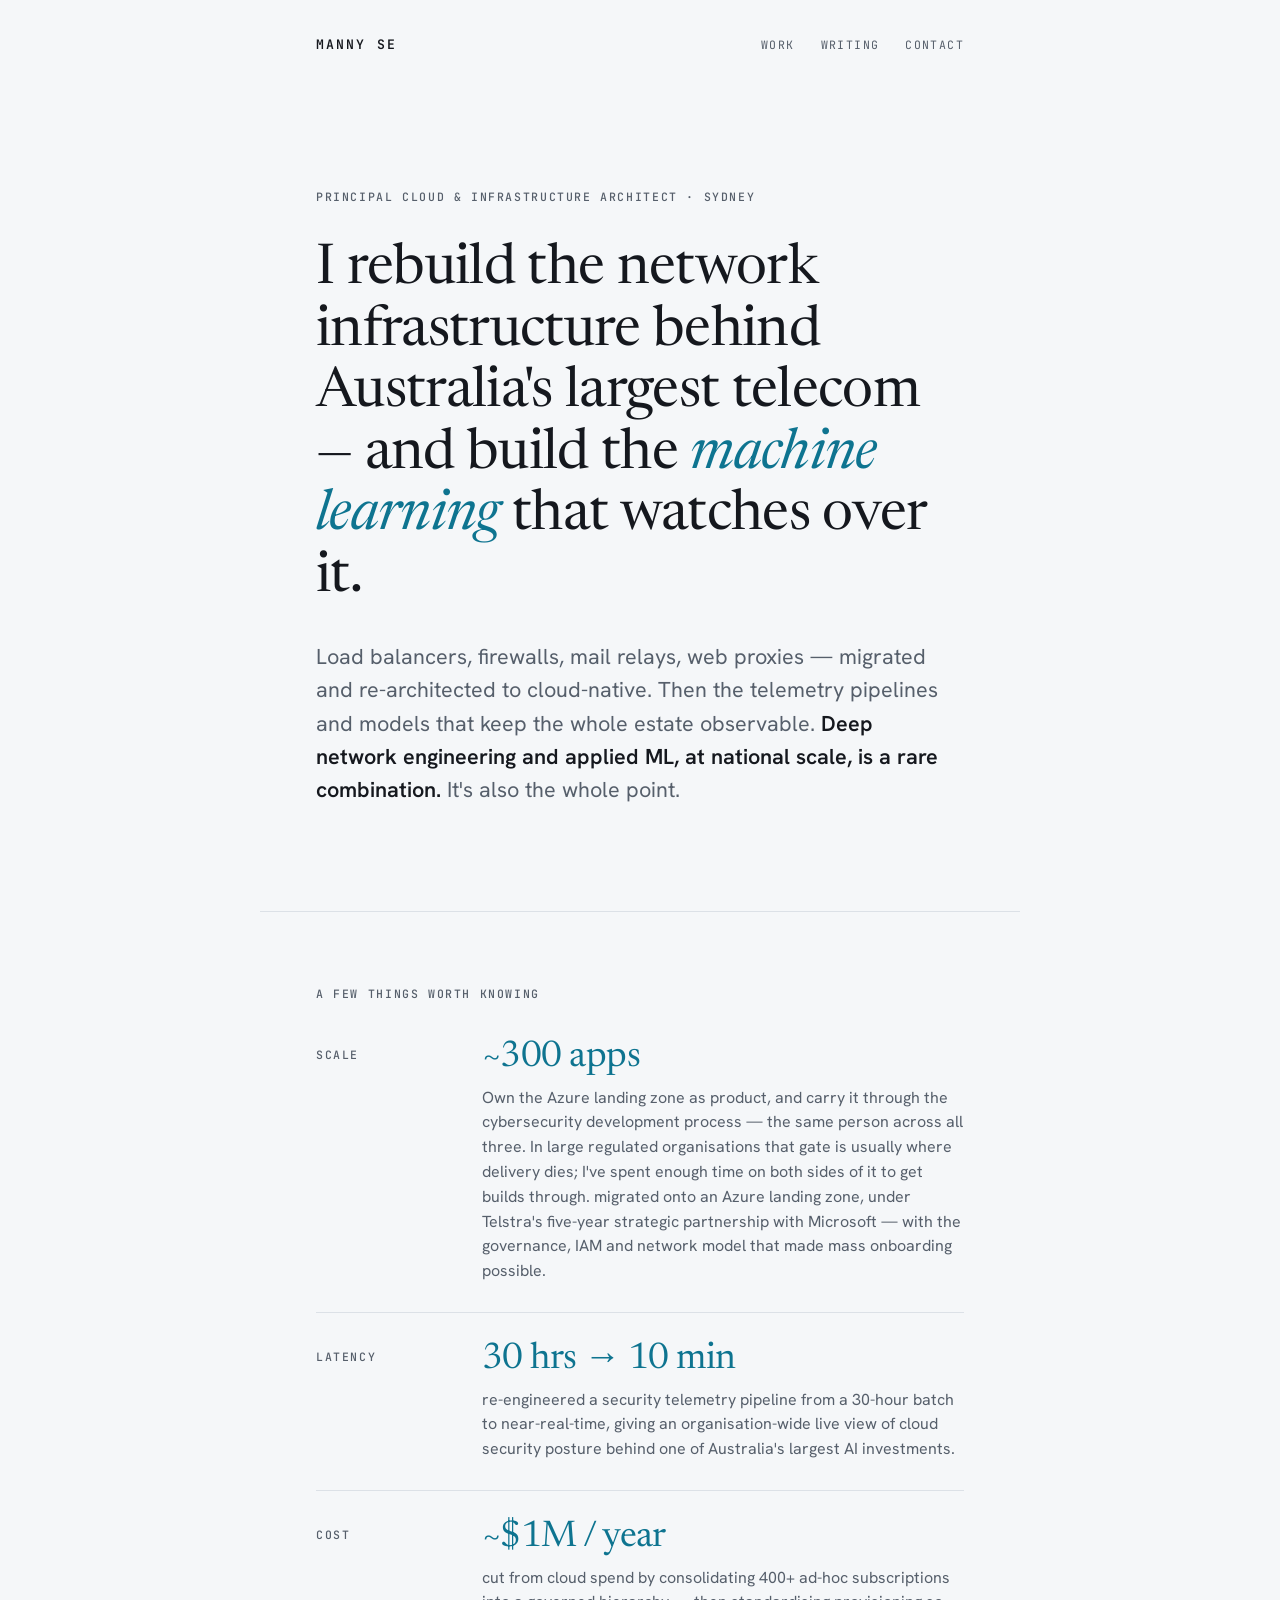
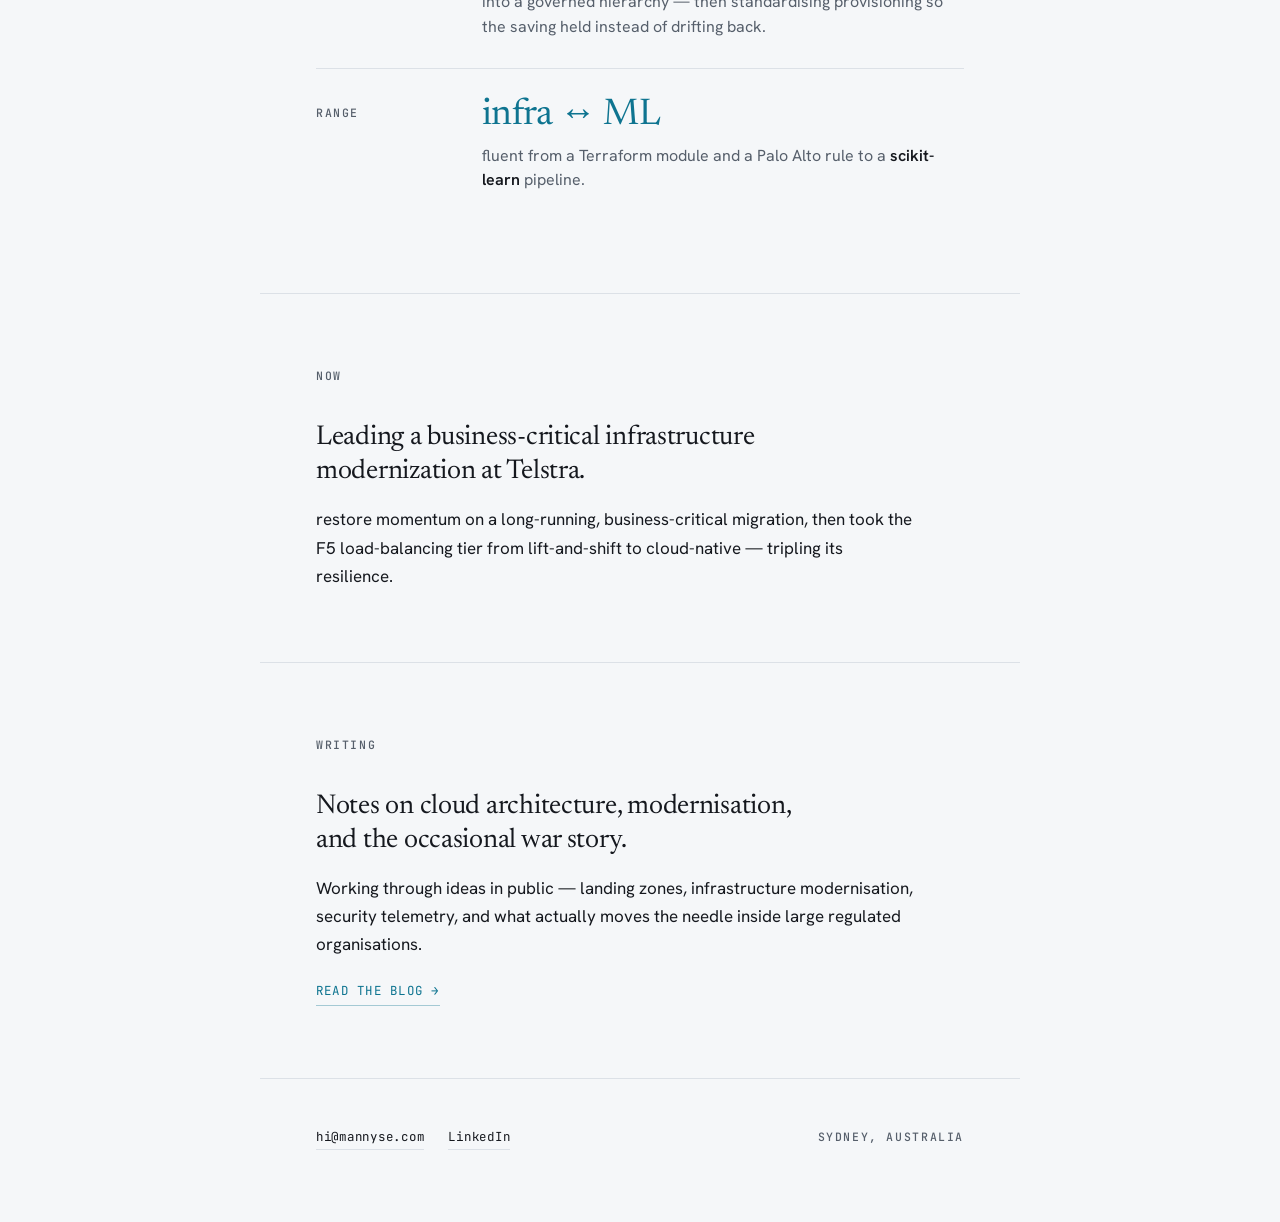
<file: index.html>
<!DOCTYPE html>
<html lang="en">
<head>
  <meta charset="utf-8" />
  <meta name="viewport" content="width=device-width, initial-scale=1" />
  <title>Manny Se — Principal Cloud &amp; Infrastructure Architect</title>
  <meta name="description" content="Principal Cloud &amp; Infrastructure Architect in Sydney. I modernise the network infrastructure of Australia's largest telecom and build the machine learning that observes it." />

  <!-- Open Graph / social preview -->
  <meta property="og:title" content="Manny Se — Principal Cloud &amp; Infrastructure Architect & Engineer" />
  <meta property="og:description" content="Deep network engineering and applied ML, at national scale." />
  <meta property="og:type" content="website" />

  <link rel="preconnect" href="https://fonts.googleapis.com" />
  <link rel="preconnect" href="https://fonts.gstatic.com" crossorigin />
  <link href="https://fonts.googleapis.com/css2?family=Newsreader:ital,opsz,wght@0,6..72,400;1,6..72,400&family=Hanken+Grotesk:wght@400;500;600&family=JetBrains+Mono:wght@500;600&display=swap" rel="stylesheet" />

  <link rel="icon" href="favicon.svg" type="image/svg+xml" />
  <link rel="stylesheet" href="styles.css" />
</head>
<body>

  <header class="wrap topbar">
    <a href="index.html" class="name">Manny&nbsp;Se</a>
    <nav>
      <a href="#what">Work</a>
      <a href="blog/index.html">Writing</a>
      <a href="#contact">Contact</a>
    </nav>
  </header>

  <main>
    <!-- HERO -->
    <section class="wrap hero">
      <span class="mono eyebrow reveal">Principal Cloud &amp; Infrastructure Architect · Sydney</span>
      <h1 class="reveal d1">I rebuild the network infrastructure behind Australia's largest telecom &mdash; and build the <em>machine learning</em> that watches over it.</h1>
      <p class="lead reveal d2">Load balancers, firewalls, mail relays, web proxies &mdash; migrated and re-architected to cloud-native. Then the telemetry pipelines and models that keep the whole estate observable. <strong>Deep network engineering and applied ML, at national scale, is a rare combination.</strong> It's also the whole point.</p>
    </section>

    <!-- WHAT'S RARE -->
    <section class="wrap section" id="what">
      <span class="mono eyebrow">A few things worth knowing</span>
      <div class="signals">
        <div class="signal">
          <span class="mono label">Scale</span>
          <span class="value">~300 apps</span>
          <span class="gloss">Own the Azure landing zone as product, and carry it through the cybersecurity development process — the same person across all three. In large regulated organisations that gate is usually where delivery dies; I've spent enough time on both sides of it to get builds through. migrated onto an Azure landing zone, under Telstra's five-year strategic partnership with Microsoft &mdash; with the governance, IAM and network model that made mass onboarding possible.</span>
        </div>
        <div class="signal">
          <span class="mono label">Latency</span>
          <span class="value">30&nbsp;hrs&nbsp;&rarr;&nbsp;10&nbsp;min</span>
          <span class="gloss">re-engineered a security telemetry pipeline from a 30-hour batch to near-real-time, giving an organisation-wide live view of cloud security posture behind one of Australia's largest AI investments.</span>
        </div>
        <div class="signal">
          <span class="mono label">Cost</span>
          <span class="value">~$1M / year</span>
          <span class="gloss">cut from cloud spend by consolidating 400+ ad-hoc subscriptions into a governed hierarchy &mdash; then standardising provisioning so the saving held instead of drifting back.</span>
        </div>
        <div class="signal">
          <span class="mono label">Range</span>
          <span class="value">infra &harr; ML</span>
          <span class="gloss">fluent from a Terraform module and a Palo Alto rule to a <strong>scikit-learn</strong> pipeline.</span>
        </div>
      </div>
    </section>

    <!-- NOW -->
    <section class="wrap section" id="now">
      <span class="mono eyebrow">Now</span>
      <h2>Leading a business-critical infrastructure modernization at Telstra.</h2>
      <p> restore momentum on a long-running, business-critical migration, then took the F5 load-balancing tier from lift-and-shift to cloud-native &mdash; tripling its resilience.</p>
    </section>

    <!-- WRITING -->
    <section class="wrap section" id="writing">
      <span class="mono eyebrow">Writing</span>
      <h2>Notes on cloud architecture, modernisation, and the occasional war story.</h2>
      <p>Working through ideas in public &mdash; landing zones, infrastructure modernisation, security telemetry, and what actually moves the needle inside large regulated organisations.</p>
      <a class="textlink" href="blog/index.html">Read the blog &rarr;</a>
    </section>
  </main>

  <footer class="wrap foot" id="contact">
    <div class="contacts">
      <a href="mailto:hi@mannyse.com">hi@mannyse.com</a>
      <a href="https://linkedin.com/in/mannyse" target="_blank" rel="noopener">LinkedIn</a>
    </div>
    <span class="mono colophon">Sydney, Australia</span>
  </footer>

</body>
</html>
</file>
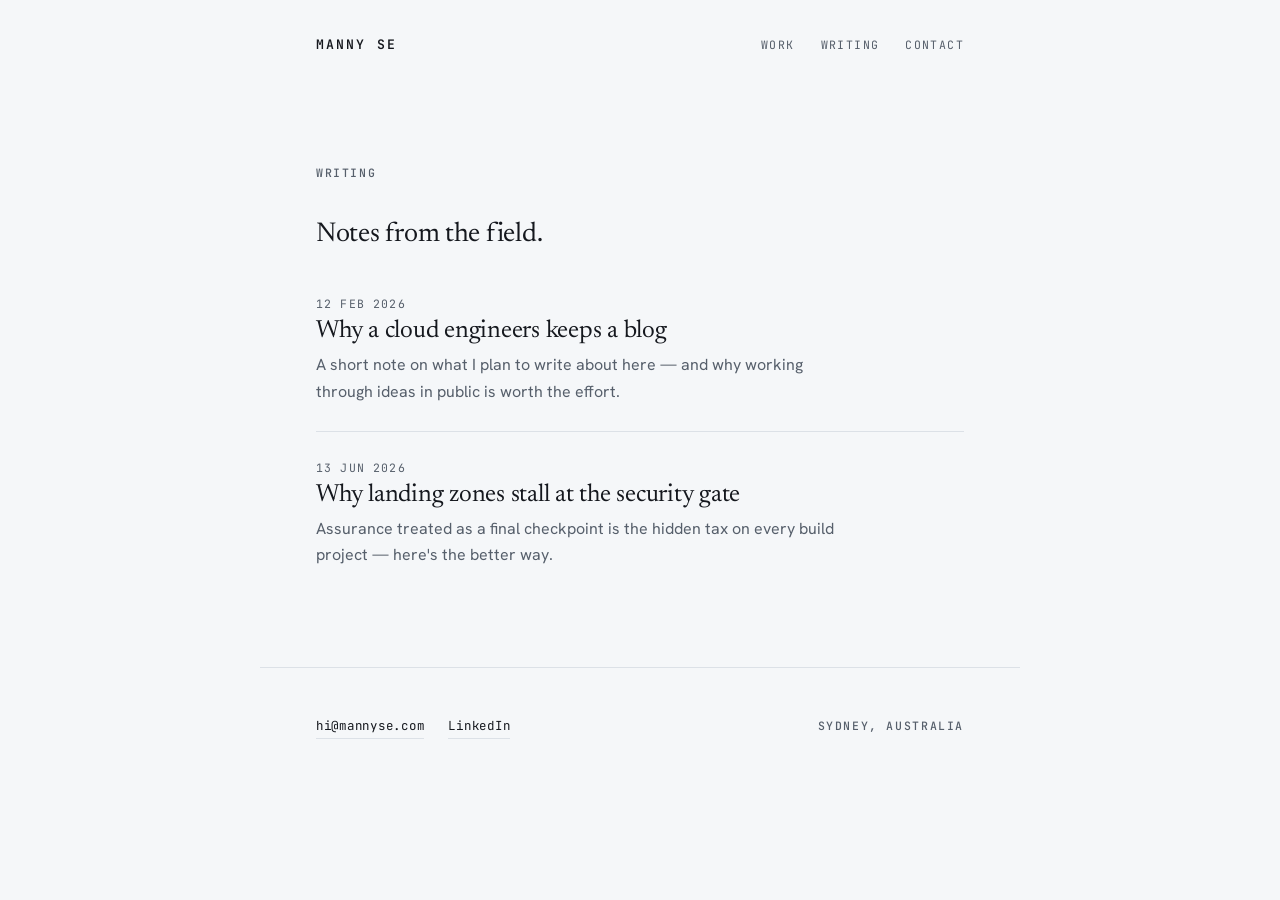
<file: blog/index.html>
<!DOCTYPE html>
<html lang="en">
<head>
  <meta charset="utf-8" />
  <meta name="viewport" content="width=device-width, initial-scale=1" />
  <title>Writing — Manny Se</title>
  <meta name="description" content="Notes on cloud architecture, infrastructure modernisation and security." />

  <link rel="preconnect" href="https://fonts.googleapis.com" />
  <link rel="preconnect" href="https://fonts.gstatic.com" crossorigin />
  <link href="https://fonts.googleapis.com/css2?family=Newsreader:ital,opsz,wght@0,6..72,400;1,6..72,400&family=Hanken+Grotesk:wght@400;500;600&family=JetBrains+Mono:wght@500;600&display=swap" rel="stylesheet" />

  <link rel="icon" href="../favicon.svg" type="image/svg+xml" />
  <link rel="stylesheet" href="../styles.css" />
</head>
<body>

  <header class="wrap topbar">
    <a href="../index.html" class="name">Manny&nbsp;Se</a>
    <nav>
      <a href="../index.html#what">Work</a>
      <a href="index.html">Writing</a>
      <a href="../index.html#contact">Contact</a>
    </nav>
  </header>

  <main>
    <section class="wrap section" style="border-top:0;">
      <span class="mono eyebrow">Writing</span>
      <h2>Notes from the field.</h2>

      <!-- ============================================================
           POST LIST
           Add each new post as a <li> at the TOP of this list.
           Copy the block, change the link, date, title and excerpt.
           ============================================================ -->
      <ul class="postlist">

        <li>
          <a href="hello-world.html">
            <span class="pdate">12 Feb 2026</span>
            <span class="ptitle">Why a cloud engineers keeps a blog</span>
            <span class="pexcerpt">A short note on what I plan to write about here — and why working through ideas in public is worth the effort.</span>
          </a>
        </li>
        <li>
          <a href="landing-zone-security-gate.html">
            <span class="pdate">13 Jun 2026</span>
            <span class="ptitle">Why landing zones stall at the security gate</span>
            <span class="pexcerpt">Assurance treated as a final checkpoint is the hidden tax on every build project — here's the better way.</span>
          </a>
        </li>
      </ul>
    </section>
  </main>

  <footer class="wrap foot">
    <div class="contacts">
      <a href="mailto:hi@mannyse.com">hi@mannyse.com</a>
      <a href="https://linkedin.com/in/mannyse" target="_blank" rel="noopener">LinkedIn</a>
    </div>
    <span class="mono colophon">Sydney, Australia</span>
  </footer>

</body>
</html>
</file>
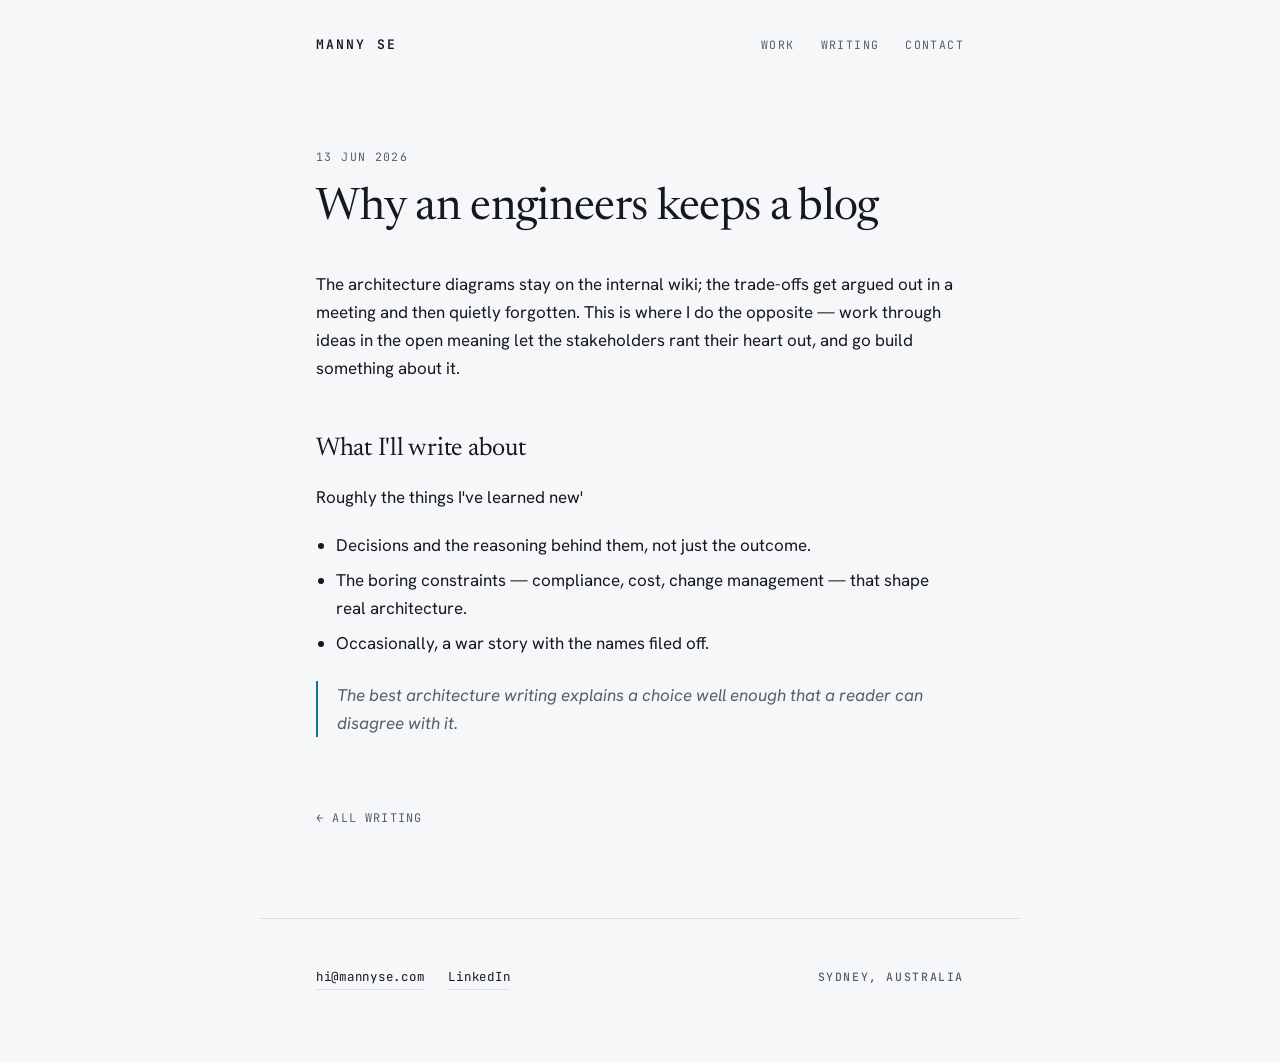
<file: blog/hello-world.html>
<!DOCTYPE html>
<html lang="en">
<head>
  <meta charset="utf-8" />
  <meta name="viewport" content="width=device-width, initial-scale=1" />
  <!-- EDIT: page title shown in the browser tab -->
  <title>Why a cloud architect keeps a blog — Manny Se</title>
  <!-- EDIT: one-line description for search engines / link previews -->
  <meta name="description" content="What I plan to write about here, and why working through ideas in public is worth the effort." />

  <link rel="preconnect" href="https://fonts.googleapis.com" />
  <link rel="preconnect" href="https://fonts.gstatic.com" crossorigin />
  <link href="https://fonts.googleapis.com/css2?family=Newsreader:ital,opsz,wght@0,6..72,400;1,6..72,400&family=Hanken+Grotesk:wght@400;500;600&family=JetBrains+Mono:wght@500;600&display=swap" rel="stylesheet" />

  <link rel="icon" href="../favicon.svg" type="image/svg+xml" />
  <link rel="stylesheet" href="../styles.css" />
</head>
<body>

  <header class="wrap topbar">
    <a href="../index.html" class="name">Manny&nbsp;Se</a>
    <nav>
      <a href="../index.html#what">Work</a>
      <a href="index.html">Writing</a>
      <a href="../index.html#contact">Contact</a>
    </nav>
  </header>

  <main>
    <!-- =========================================================
         ARTICLE  —  everything below is the post itself.
         Write in plain HTML: <p> for paragraphs, <h2> for
         sub-headings, <ul>/<li> for lists, <blockquote> for
         pull quotes, <pre><code> for code, <a href> for links.
         ========================================================= -->
    <article class="wrap post">
      <!-- EDIT: publish date -->
      <span class="pdate">13 Jun 2026</span>
      <!-- EDIT: post title -->
      <h1>Why an engineers keeps a blog</h1>

      <p>The architecture diagrams stay on the internal wiki; the trade-offs get argued out in a meeting and then quietly forgotten. This is where I do the opposite — work through ideas in the open meaning let the stakeholders rant their heart out, and go build something about it.</p>

      <h2>What I'll write about</h2>
      <p>Roughly the things I've learned new'</p>

      <ul>
        <li>Decisions and the reasoning behind them, not just the outcome.</li>
        <li>The boring constraints — compliance, cost, change management — that shape real architecture.</li>
        <li>Occasionally, a war story with the names filed off.</li>
      </ul>

      <blockquote>The best architecture writing explains a choice well enough that a reader can disagree with it.</blockquote>

      <a class="backlink" href="index.html">&larr; All writing</a>
    </article>
  </main>

  <footer class="wrap foot">
    <div class="contacts">
      <a href="mailto:mannyse.seek@gmail.com">hi@mannyse.com</a>
      <a href="https://linkedin.com/in/mannyse" target="_blank" rel="noopener">LinkedIn</a>
    </div>
    <span class="mono colophon">Sydney, Australia</span>
  </footer>

</body>
</html>
</file>
<file: styles.css>
/* =========================================================
   Manny Se — personal brand
   Design tokens
   - paper : cool technical off-white (not cream)
   - ink   : slate-black for type & dark passages
   - teal  : the single "signal" accent — appears ONLY on
             the rare facts and on links, encoding the thesis
   Type roles
   - Newsreader      : display / voice  (editorial serif)
   - Hanken Grotesk  : body / reading   (clean grotesque)
   - JetBrains Mono  : labels / readings (the measured, technical layer)
   ========================================================= */

:root {
  --paper:   #F5F7F9;
  --paper-2: #FFFFFF;
  --ink:     #15181E;
  --slate:   #565F6B;
  --line:    #DCE1E7;
  --accent:  #0E7490;
  --accent-ink: #0A5566;

  --maxw: 760px;
  --gutter: clamp(20px, 6vw, 56px);

  --step-eyebrow: 0.72rem;
  --step-body:    1.0625rem;
  --step-lead:    clamp(1.15rem, 1rem + 0.6vw, 1.35rem);
  --step-h2:      clamp(1.35rem, 1.1rem + 1vw, 1.7rem);
  --step-hero:    clamp(2rem, 1.2rem + 3.6vw, 3.5rem);
}

* { box-sizing: border-box; }

html { -webkit-text-size-adjust: 100%; }

body {
  margin: 0;
  background: var(--paper);
  color: var(--ink);
  font-family: "Hanken Grotesk", system-ui, sans-serif;
  font-size: var(--step-body);
  line-height: 1.65;
  font-weight: 400;
  -webkit-font-smoothing: antialiased;
  text-rendering: optimizeLegibility;
}

.wrap {
  max-width: var(--maxw);
  margin-inline: auto;
  padding-inline: var(--gutter);
}

/* ---- mono utility (labels, eyebrows, readings) ---- */
.mono {
  font-family: "JetBrains Mono", ui-monospace, monospace;
  font-size: var(--step-eyebrow);
  letter-spacing: 0.14em;
  text-transform: uppercase;
  color: var(--slate);
  font-weight: 500;
}

/* =========================================================
   Top bar
   ========================================================= */
.topbar {
  display: flex;
  align-items: baseline;
  justify-content: space-between;
  gap: 16px;
  padding-top: clamp(20px, 4vw, 34px);
  padding-bottom: clamp(20px, 4vw, 34px);
}
.topbar .name {
  font-family: "JetBrains Mono", ui-monospace, monospace;
  font-size: 0.82rem;
  letter-spacing: 0.16em;
  text-transform: uppercase;
  font-weight: 600;
  color: var(--ink);
  text-decoration: none;
}
.topbar nav {
  display: flex;
  gap: clamp(14px, 3vw, 26px);
}
.topbar nav a {
  font-family: "JetBrains Mono", ui-monospace, monospace;
  font-size: 0.72rem;
  letter-spacing: 0.12em;
  text-transform: uppercase;
  color: var(--slate);
  text-decoration: none;
  padding-bottom: 2px;
  border-bottom: 1px solid transparent;
  transition: color .18s ease, border-color .18s ease;
}
.topbar nav a:hover { color: var(--accent); border-color: var(--accent); }

/* =========================================================
   Hero
   ========================================================= */
.hero { padding-top: clamp(40px, 9vw, 96px); padding-bottom: clamp(48px, 10vw, 104px); }

.hero .eyebrow { display: block; margin-bottom: clamp(22px, 4vw, 34px); }

.hero h1 {
  font-family: "Newsreader", Georgia, serif;
  font-weight: 400;
  font-size: var(--step-hero);
  line-height: 1.1;
  letter-spacing: -0.012em;
  margin: 0 0 clamp(22px, 3vw, 30px);
  max-width: 19ch;
}
.hero h1 em {
  font-style: italic;
  color: var(--accent);
}

.hero .lead {
  font-size: var(--step-lead);
  color: var(--slate);
  margin: 0;
  max-width: 52ch;
  line-height: 1.55;
}
.hero .lead strong { color: var(--ink); font-weight: 600; }

/* =========================================================
   Section scaffolding
   ========================================================= */
.section {
  padding-top: clamp(40px, 7vw, 72px);
  padding-bottom: clamp(40px, 7vw, 72px);
  border-top: 1px solid var(--line);
}
.section > .eyebrow { display: block; margin-bottom: clamp(24px, 4vw, 36px); }

.section h2 {
  font-family: "Newsreader", Georgia, serif;
  font-weight: 400;
  font-size: var(--step-h2);
  line-height: 1.25;
  letter-spacing: -0.01em;
  margin: 0 0 0.6em;
  max-width: 34ch;
}
.section p { margin: 0 0 1em; max-width: 60ch; }
.section p:last-child { margin-bottom: 0; }

/* =========================================================
   Signals — the rare facts, set as instrument readings
   ========================================================= */
.signals {
  display: grid;
  grid-template-columns: 1fr;
  gap: 0;
}
.signal {
  display: grid;
  grid-template-columns: 1fr;
  gap: 6px 28px;
  padding: clamp(20px, 3.4vw, 28px) 0;
  border-top: 1px solid var(--line);
}
.signal:first-child { border-top: 0; padding-top: 0; }

.signal .label { align-self: start; }

.signal .value {
  font-family: "Newsreader", Georgia, serif;
  font-size: clamp(1.6rem, 1.2rem + 1.8vw, 2.3rem);
  line-height: 1.05;
  letter-spacing: -0.015em;
  color: var(--accent);
  font-weight: 400;
}
.signal .gloss {
  color: var(--slate);
  font-size: 1rem;
  line-height: 1.55;
  max-width: 56ch;
}
.signal .gloss strong { color: var(--ink); font-weight: 600; }

@media (min-width: 620px) {
  .signal {
    grid-template-columns: 130px 1fr;
    align-items: baseline;
    gap: 4px 36px;
  }
  .signal .label { grid-row: 1 / span 2; padding-top: 0.55em; }
  .signal .value { grid-column: 2; }
  .signal .gloss { grid-column: 2; margin-top: 4px; }
}

/* =========================================================
   Writing teaser link
   ========================================================= */
.textlink {
  display: inline-flex;
  align-items: center;
  gap: 0.5em;
  font-family: "JetBrains Mono", ui-monospace, monospace;
  font-size: 0.78rem;
  letter-spacing: 0.1em;
  text-transform: uppercase;
  color: var(--accent);
  text-decoration: none;
  border-bottom: 1px solid color-mix(in srgb, var(--accent) 35%, transparent);
  padding-bottom: 3px;
  margin-top: 6px;
  transition: border-color .18s ease, gap .18s ease;
}
.textlink:hover { border-color: var(--accent); gap: 0.75em; }

/* inline prose links (scoped to running text only, so they don't
   clash with .postlist, .backlink, .textlink or footer links) */
.section p a,
.post p a,
.post li a,
.post blockquote a {
  color: var(--accent);
  text-decoration: none;
  border-bottom: 1px solid color-mix(in srgb, var(--accent) 30%, transparent);
  transition: border-color .18s ease;
}
.section p a:hover,
.post p a:hover,
.post li a:hover,
.post blockquote a:hover { border-color: var(--accent); }

/* =========================================================
   Footer
   ========================================================= */
.foot {
  border-top: 1px solid var(--line);
  padding-top: clamp(34px, 5vw, 48px);
  padding-bottom: clamp(48px, 7vw, 72px);
  display: flex;
  flex-wrap: wrap;
  gap: 14px 28px;
  align-items: baseline;
  justify-content: space-between;
}
.foot .contacts { display: flex; flex-wrap: wrap; gap: 14px 24px; }
.foot a {
  font-family: "JetBrains Mono", ui-monospace, monospace;
  font-size: 0.78rem;
  letter-spacing: 0.06em;
  color: var(--ink);
  text-decoration: none;
  border-bottom: 1px solid var(--line);
  padding-bottom: 2px;
  transition: color .18s ease, border-color .18s ease;
}
.foot a:hover { color: var(--accent); border-color: var(--accent); }
.foot .colophon { color: var(--slate); }

/* =========================================================
   Blog index + posts
   ========================================================= */
.postlist { list-style: none; margin: 0; padding: 0; }
.postlist li { border-top: 1px solid var(--line); }
.postlist li:first-child { border-top: 0; }
.postlist a {
  display: grid;
  grid-template-columns: 1fr;
  gap: 4px;
  padding: clamp(20px, 3vw, 26px) 0;
  text-decoration: none;
  color: var(--ink);
}
.postlist a:hover .ptitle { color: var(--accent); }
.postlist .pdate { font-family: "JetBrains Mono", ui-monospace, monospace; font-size: 0.72rem; letter-spacing: 0.1em; text-transform: uppercase; color: var(--slate); }
.postlist .ptitle {
  font-family: "Newsreader", Georgia, serif;
  font-size: clamp(1.25rem, 1rem + 1vw, 1.55rem);
  line-height: 1.25;
  letter-spacing: -0.01em;
  transition: color .18s ease;
}
.postlist .pexcerpt { color: var(--slate); font-size: 1rem; max-width: 60ch; }

.empty {
  border: 1px solid var(--line);
  border-radius: 2px;
  padding: clamp(22px, 4vw, 32px);
  color: var(--slate);
  background: var(--paper-2);
}

/* article body */
.post { padding-top: clamp(28px, 5vw, 56px); padding-bottom: clamp(48px, 8vw, 88px); }
.post .pdate { font-family: "JetBrains Mono", ui-monospace, monospace; font-size: 0.72rem; letter-spacing: 0.12em; text-transform: uppercase; color: var(--slate); display: block; margin-bottom: 18px; }
.post h1 {
  font-family: "Newsreader", Georgia, serif;
  font-weight: 400;
  font-size: clamp(1.9rem, 1.3rem + 2.4vw, 2.8rem);
  line-height: 1.12;
  letter-spacing: -0.015em;
  margin: 0 0 clamp(24px, 4vw, 36px);
  max-width: 22ch;
}
.post h2 {
  font-family: "Newsreader", Georgia, serif;
  font-weight: 400;
  font-size: clamp(1.3rem, 1.1rem + 0.9vw, 1.6rem);
  letter-spacing: -0.01em;
  margin: 1.8em 0 0.5em;
}
.post p, .post ul, .post ol { max-width: 64ch; margin: 0 0 1.15em; }
.post ul, .post ol { padding-left: 1.2em; }
.post li { margin-bottom: 0.4em; }
.post blockquote {
  margin: 1.4em 0;
  padding-left: 1.1em;
  border-left: 2px solid var(--accent);
  color: var(--slate);
  font-style: italic;
}
.post code {
  font-family: "JetBrains Mono", ui-monospace, monospace;
  font-size: 0.86em;
  background: #EDF0F3;
  padding: 0.12em 0.4em;
  border-radius: 3px;
}
.post pre {
  background: var(--ink);
  color: #E7EBF0;
  padding: 18px 20px;
  border-radius: 4px;
  overflow-x: auto;
  font-size: 0.86rem;
  line-height: 1.6;
  margin: 1.4em 0;
  max-width: 100%;
}
.post pre code { background: none; padding: 0; color: inherit; }

.backlink {
  font-family: "JetBrains Mono", ui-monospace, monospace;
  font-size: 0.74rem;
  letter-spacing: 0.1em;
  text-transform: uppercase;
  color: var(--slate);
  text-decoration: none;
  display: inline-block;
  margin-top: clamp(32px, 5vw, 48px);
  border: 0;
}
.backlink:hover { color: var(--accent); }

/* =========================================================
   Quiet load-in (disabled for reduced motion)
   ========================================================= */
@media (prefers-reduced-motion: no-preference) {
  .reveal { opacity: 0; transform: translateY(12px); animation: rise .7s cubic-bezier(.2,.7,.2,1) forwards; }
  .reveal.d1 { animation-delay: .05s; }
  .reveal.d2 { animation-delay: .14s; }
  .reveal.d3 { animation-delay: .23s; }
  @keyframes rise { to { opacity: 1; transform: none; } }
}

/* focus visibility */
a:focus-visible {
  outline: 2px solid var(--accent);
  outline-offset: 3px;
  border-radius: 2px;
}
</file>
